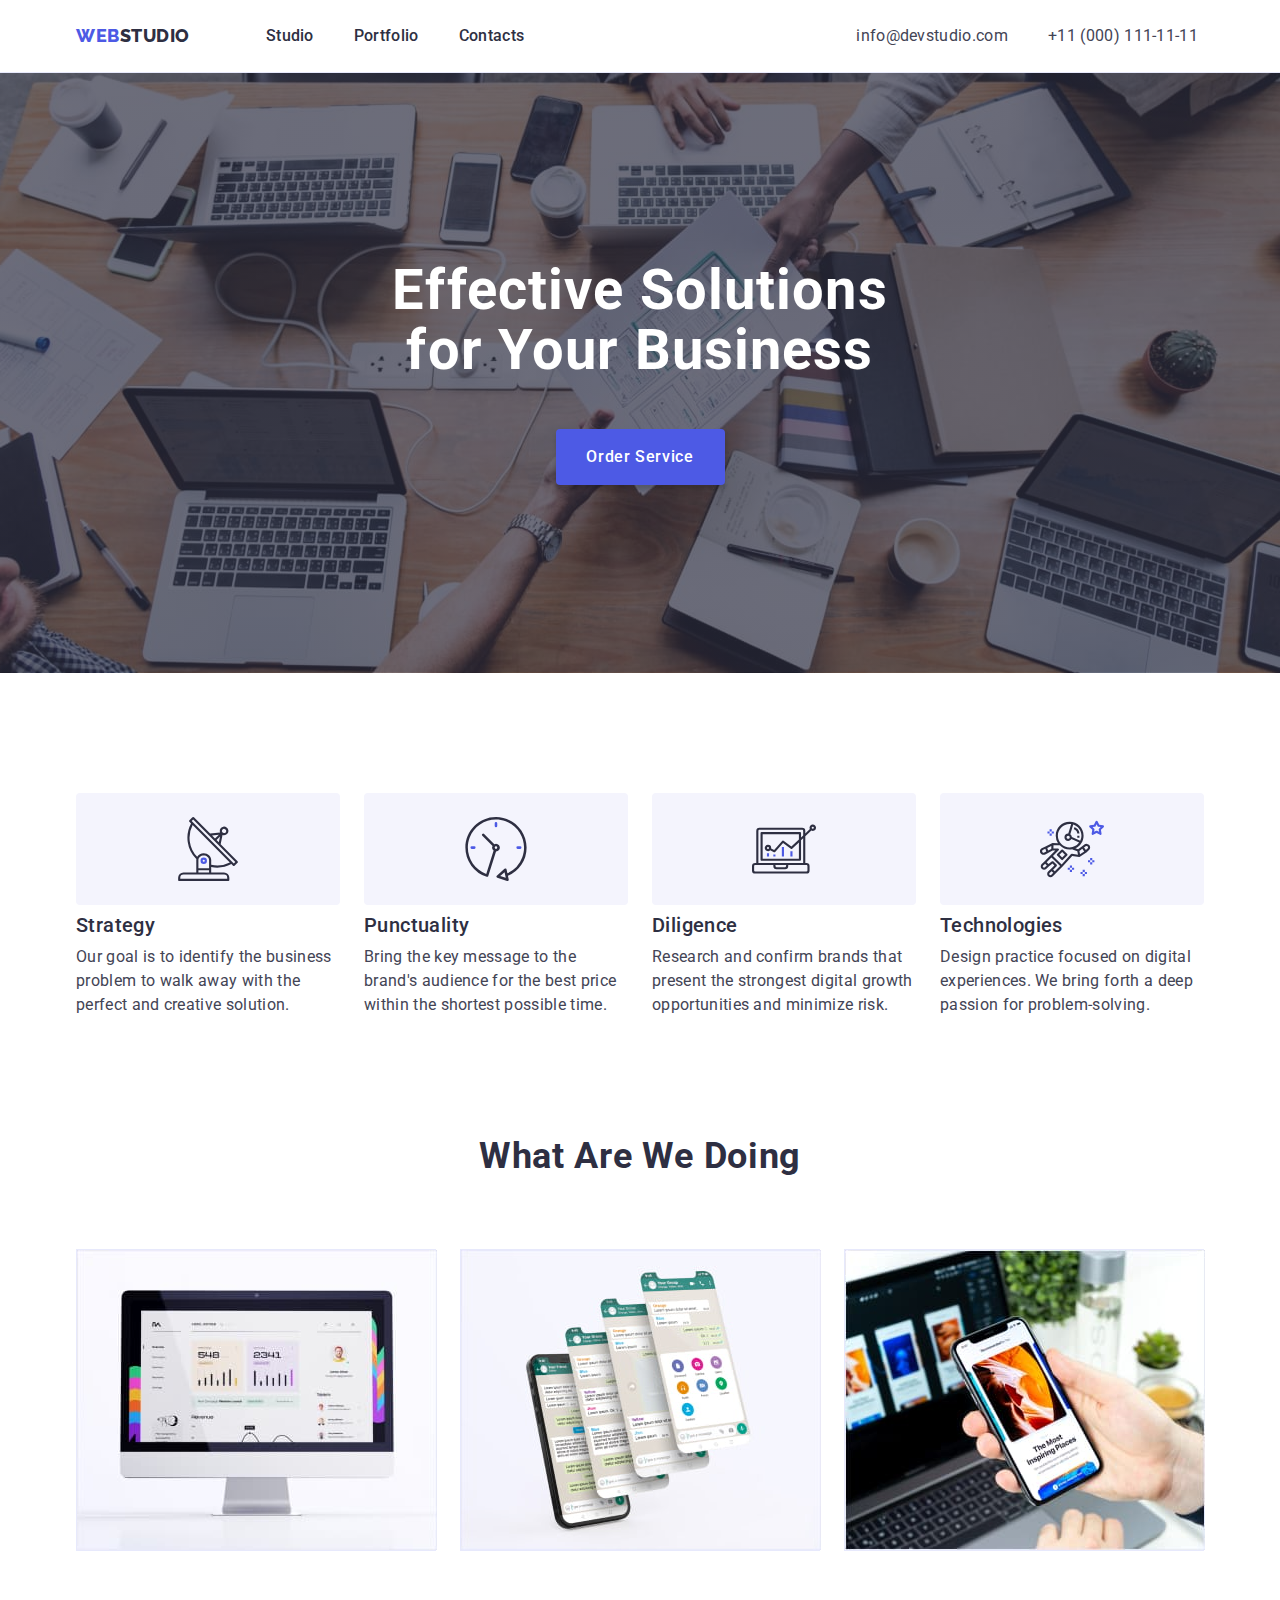
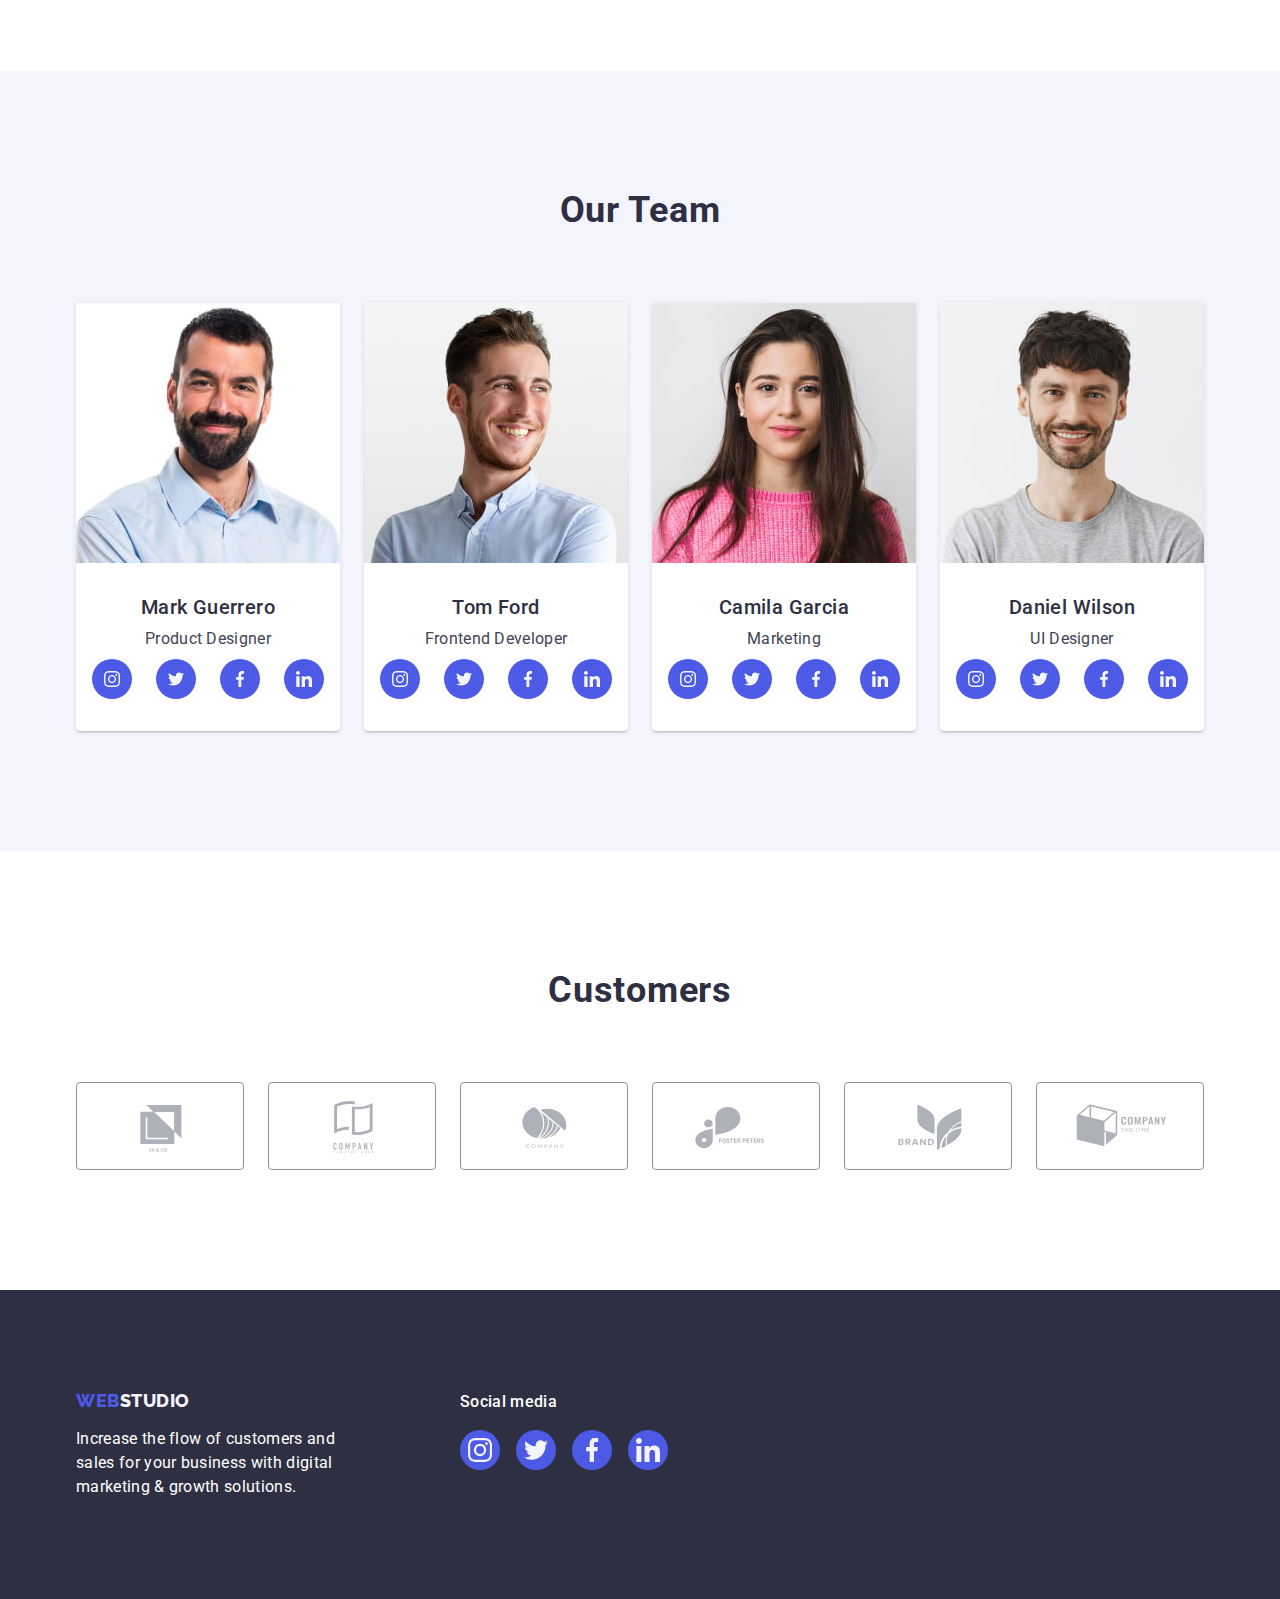
<file: index.html>
<!DOCTYPE html>
<html lang="en">
  <head>
    <meta charset="UTF-8" />
    <meta http-equiv="X-UA-Compatible" content="IE=edge" />
    <meta name="viewport" content="width=device-width, initial-scale=1.0" />

    <link rel="preconnect" href="https://fonts.googleapis.com" />
    <link rel="preconnect" href="https://fonts.gstatic.com" crossorigin />
    <link
      href="https://fonts.googleapis.com/css2?family=Bodoni+Moda&family=Montserrat:wght@400;700&family=Roboto:wght@400;500;700;900&display=swap"
      rel="stylesheet"
    />

    <link rel="preconnect" href="https://fonts.googleapis.com" />
    <link rel="preconnect" href="https://fonts.gstatic.com" crossorigin />
    <link
      href="https://fonts.googleapis.com/css2?family=Bodoni+Moda&family=Montserrat:wght@400;700&family=Raleway:wght@800&family=Roboto:wght@400;500;700;900&display=swap"
      rel="stylesheet"
    />

    <link
      rel="stylesheet"
      href="https://cdn.jsdelivr.net/npm/modern-normalize@1.1.0/modern-normalize.min.css"
    />
    <link rel="stylesheet" href="./css/styles.css" />
    <title>WebStudio</title>
  </head>

  <body>
    <header class="border-bottom">
      <div class="container header-container">
        <nav class="header-nav">
          <a class="logo link" href="./index.html"
            >Web<span class="logo-studio-header">Studio</span></a
          >

          <ul class="list header-lists">
            <li>
              <a class="header-link-text link" href="./index.html">Studio</a>
            </li>
            <li>
              <a class="header-link-text link" href="./portfolio.html"
                >Portfolio</a
              >
            </li>
            <li><a class="header-link-text link" href="">Contacts</a></li>
          </ul>
        </nav>
        <address class="contacts">
          <ul class="list contacts-list">
            <li>
              <a class="header-contacts link" href="mailto:info@devstudio.com"
                >info@devstudio.com</a
              >
            </li>
            <li>
              <a class="header-contacts link" href="tel:+110001111111"
                >+11 (000) 111-11-11</a
              >
            </li>
          </ul>
        </address>
      </div>
    </header>

    <main>
      <section class="banner">
        <div class="container">
          <h1 class="banner-title">Effective Solutions for Your Business</h1>
          <button class="banner-button" type="button">Order Service</button>
        </div>
      </section>

      <section class="section feature-section">
        <div class="container">
          <h2 class="visually-hidden">Features</h2>
          <ul class="list feature-container">
            <li class="feature-list">
              <div class="feature-icon-list">
                <svg class="feature-icon" width="64" height="64">
                  <use href="./images/icon.svg#antenna"></use>
                </svg>
              </div>
              <h3 class="feature-list-title">Strategy</h3>
              <p class="feature-list-desc">
                Our goal is to identify the business problem to walk away with
                the perfect and creative solution.
              </p>
            </li>

            <li class="feature-list">
              <div class="feature-icon-list">
                <svg class="feature-icon" width="64" height="64">
                  <use href="./images/icon.svg#clock"></use>
                </svg>
              </div>
              <h3 class="feature-list-title">Punctuality</h3>
              <p class="feature-list-desc">
                Bring the key message to the brand's audience for the best price
                within the shortest possible time.
              </p>
            </li>

            <li class="feature-list">
              <div class="feature-icon-list">
                <svg class="feature-icon" width="64" height="64">
                  <use href="./images/icon.svg#diagram"></use>
                </svg>
              </div>
              <h3 class="feature-list-title">Diligence</h3>
              <p class="feature-list-desc">
                Research and confirm brands that present the strongest digital
                growth opportunities and minimize risk.
              </p>
            </li>

            <li class="feature-list">
              <div class="feature-icon-list">
                <svg class="feature-icon" width="64" height="64">
                  <use href="./images/icon.svg#astronaut"></use>
                </svg>
              </div>
              <h3 class="feature-list-title">Technologies</h3>
              <p class="feature-list-desc">
                Design practice focused on digital experiences. We bring forth a
                deep passion for problem-solving.
              </p>
            </li>
          </ul>
        </div>
      </section>

      <section class="section">
        <div class="container">
          <h2 class="section-title">What are we doing</h2>
          <ul class="list examples-list">
            <li class="examples-item">
              <img src="./images/example1.jpg" alt="example 1" width="360" />
            </li>
            <li class="examples-item">
              <img src="./images/example2.jpg" alt="example 2" width="360" />
            </li>
            <li class="examples-item">
              <img src="./images/example3.jpg" alt="example 3" width="360" />
            </li>
          </ul>
        </div>
      </section>

      <section class="team-section section">
        <div class="container">
          <h2 class="section-title">Our Team</h2>
          <ul class="list card-container">
            <li class="team-list">
              <img src="./images/mark.jpg" alt="team card 1" width="264" />
              <div class="card-content">
                <h3 class="team-members-names">Mark Guerrero</h3>
                <p class="team-members-position">Product Designer</p>
                <ul class="team-icon-list list">
                  <li class="team-icon-item">
                    <a
                      class="link team-icon-link"
                      href=""
                      target="_blank"
                      rel="noopener noreferrer"
                      aria-label="Facebook icon"
                    >
                      <svg class="team-icon" width="16" height="16">
                        <use href="./images/icon.svg#instagram"></use>
                      </svg>
                    </a>
                  </li>
                  <li class="team-icon-item">
                    <a
                      class="link team-icon-link"
                      href=""
                      target="_blank"
                      rel="noopener noreferrer"
                      aria-label="Facebook icon"
                    >
                      <svg class="team-icon" width="16" height="16">
                        <use href="./images/icon.svg#twitter"></use>
                      </svg>
                    </a>
                  </li>
                  <li class="team-icon-item">
                    <a
                      class="link team-icon-link"
                      href=""
                      target="_blank"
                      rel="noopener noreferrer"
                      aria-label="Facebook icon"
                    >
                      <svg class="team-icon" width="16" height="16">
                        <use href="./images/icon.svg#facebook"></use>
                      </svg>
                    </a>
                  </li>
                  <li class="team-icon-item">
                    <a
                      class="link team-icon-link"
                      href=""
                      target="_blank"
                      rel="noopener noreferrer"
                      aria-label="Facebook icon"
                    >
                      <svg class="team-icon" width="16" height="16">
                        <use href="./images/icon.svg#linkedin"></use>
                      </svg>
                    </a>
                  </li>
                </ul>
              </div>
            </li>
            <li class="team-list">
              <img src="./images/tom.jpg" alt="team card 2" width="264" />
              <div class="card-content">
                <h3 class="team-members-names">Tom Ford</h3>
                <p class="team-members-position">Frontend Developer</p>
                <ul class="team-icon-list list">
                  <li class="team-icon-item">
                    <a
                      class="link team-icon-link"
                      href=""
                      target="_blank"
                      rel="noopener noreferrer"
                      aria-label="Facebook icon"
                    >
                      <svg class="team-icon" width="16" height="16">
                        <use href="./images/icon.svg#instagram"></use>
                      </svg>
                    </a>
                  </li>
                  <li>
                    <a
                      class="link team-icon-link"
                      href=""
                      target="_blank"
                      rel="noopener noreferrer"
                      aria-label="Facebook icon"
                    >
                      <svg class="team-icon" width="16" height="16">
                        <use href="./images/icon.svg#twitter"></use>
                      </svg>
                    </a>
                  </li>
                  <li class="team-icon-item">
                    <a
                      class="link team-icon-link"
                      href=""
                      target="_blank"
                      rel="noopener noreferrer"
                      aria-label="Facebook icon"
                    >
                      <svg class="team-icon" width="16" height="16">
                        <use href="./images/icon.svg#facebook"></use>
                      </svg>
                    </a>
                  </li>
                  <li class="team-icon-item">
                    <a
                      class="link team-icon-link"
                      href=""
                      target="_blank"
                      rel="noopener noreferrer"
                      aria-label="Facebook icon"
                    >
                      <svg class="team-icon" width="16" height="16">
                        <use href="./images/icon.svg#linkedin"></use>
                      </svg>
                    </a>
                  </li>
                </ul>
              </div>
            </li>
            <li class="team-list">
              <img src="./images/camila.jpg" alt="team card 3" width="264" />
              <div class="card-content">
                <h3 class="team-members-names">Camila Garcia</h3>
                <p class="team-members-position">Marketing</p>
                <ul class="team-icon-list list">
                  <li class="team-icon-item">
                    <a
                      class="link team-icon-link"
                      href=""
                      target="_blank"
                      rel="noopener noreferrer"
                      aria-label="Facebook icon"
                    >
                      <svg class="team-icon" width="16" height="16">
                        <use href="./images/icon.svg#instagram"></use>
                      </svg>
                    </a>
                  </li>
                  <li class="team-icon-item">
                    <a
                      class="link team-icon-link"
                      href=""
                      target="_blank"
                      rel="noopener noreferrer"
                      aria-label="Facebook icon"
                    >
                      <svg class="team-icon" width="16" height="16">
                        <use href="./images/icon.svg#twitter"></use>
                      </svg>
                    </a>
                  </li>
                  <li class="team-icon-item">
                    <a
                      class="link team-icon-link"
                      href=""
                      target="_blank"
                      rel="noopener noreferrer"
                      aria-label="Facebook icon"
                    >
                      <svg class="team-icon" width="16" height="16">
                        <use href="./images/icon.svg#facebook"></use>
                      </svg>
                    </a>
                  </li>
                  <li class="team-icon-item">
                    <a
                      class="link team-icon-link"
                      href=""
                      target="_blank"
                      rel="noopener noreferrer"
                      aria-label="Facebook icon"
                    >
                      <svg class="team-icon" width="16" height="16">
                        <use href="./images/icon.svg#linkedin"></use>
                      </svg>
                    </a>
                  </li>
                </ul>
              </div>
            </li>
            <li class="team-list">
              <img src="./images/daniel.jpg" alt="team card 4" width="264" />
              <div class="card-content">
                <h3 class="team-members-names">Daniel Wilson</h3>
                <p class="team-members-position">UI Designer</p>
                <ul class="team-icon-list list">
                  <li class="team-icon-item">
                    <a
                      class="link team-icon-link"
                      href=""
                      target="_blank"
                      rel="noopener noreferrer"
                      aria-label="Facebook icon"
                    >
                      <svg class="team-icon" width="16" height="16">
                        <use href="./images/icon.svg#instagram"></use>
                      </svg>
                    </a>
                  </li>
                  <li class="team-icon-item">
                    <a
                      class="link team-icon-link"
                      href=""
                      target="_blank"
                      rel="noopener noreferrer"
                      aria-label="Facebook icon"
                    >
                      <svg class="team-icon" width="16" height="16">
                        <use href="./images/icon.svg#twitter"></use>
                      </svg>
                    </a>
                  </li>
                  <li class="team-icon-item">
                    <a
                      class="link team-icon-link"
                      href=""
                      target="_blank"
                      rel="noopener noreferrer"
                      aria-label="Facebook icon"
                    >
                      <svg class="team-icon" width="16" height="16">
                        <use href="./images/icon.svg#facebook"></use>
                      </svg>
                    </a>
                  </li>
                  <li class="team-icon-item">
                    <a
                      class="link team-icon-link"
                      href=""
                      target="_blank"
                      rel="noopener noreferrer"
                      aria-label="Facebook icon"
                    >
                      <svg class="team-icon" width="16" height="16">
                        <use href="./images/icon.svg#linkedin"></use>
                      </svg>
                    </a>
                  </li>
                </ul>
              </div>
            </li>
          </ul>
        </div>
      </section>

      <section class="section">
        <div class="container">
          <h2 class="section-title customer-title">Customers</h2>
          <ul class="clients-list list">
            <li class="list clients-item">
              <a href="" class="clients-link link">
                <svg class="clients-icon" width="104" height="56">
                  <use href="./images/icon.svg#client-logo-1"></use>
                </svg>
              </a>
            </li>
            <li class="list clients-item">
              <a href="" class="clients-link link">
                <svg class="clients-icon" width="104" height="56">
                  <use href="./images/icon.svg#client-logo-2"></use>
                </svg>
              </a>
            </li>
            <li class="list clients-item">
              <a href="" class="clients-link link">
                <svg class="clients-icon" width="104" height="56">
                  <use href="./images/icon.svg#client-logo-3"></use>
                </svg>
              </a>
            </li>
            <li class="list clients-item">
              <a href="" class="clients-link link">
                <svg class="clients-icon" width="104" height="56">
                  <use href="./images/icon.svg#client-logo-4"></use>
                </svg>
              </a>
            </li>
            <li class="list clients-item">
              <a href="" class="clients-link link">
                <svg class="clients-icon" width="104" height="56">
                  <use href="./images/icon.svg#client-logo-5"></use>
                </svg>
              </a>
            </li>
            <li class="list clients-item">
              <a href="" class="clients-link link">
                <svg class="clients-icon" width="104" height="56">
                  <use href="./images/icon.svg#client-logo-6"></use>
                </svg>
              </a>
            </li>
          </ul>
        </div>
      </section>
    </main>

    <footer class="footer">
      <div class="container footer-container">
        <div>
          <a class="logo link logo-footer" href="./index.html"
            >Web<span class="logo-studio-footer">Studio</span></a
          >
          <p class="footer-desc">
            Increase the flow of customers and sales for your business with
            digital marketing & growth solutions.
          </p>
        </div>

        <div class="footer-socials-container">
          <p class="footer-socials-title">Social media</p>
          <ul class="list footer-icon-list">
            <li class="footer-icon-item">
              <a class="footer-socials-link link" href="">
                <svg class="footer-icon" width="24" height="24">
                  <use href="./images/icon.svg#instagram"></use>
                </svg>
              </a>
            </li>
            <li class="footer-icon-item">
              <a class="footer-socials-link link" href="">
                <svg class="footer-icon" width="24" height="24">
                  <use href="./images/icon.svg#twitter"></use>
                </svg>
              </a>
            </li>
            <li class="footer-icon-item">
              <a class="footer-socials-link link" href="">
                <svg class="footer-icon" width="24" height="24">
                  <use href="./images/icon.svg#facebook"></use>
                </svg>
              </a>
            </li>
            <li class="footer-icon-item">
              <a class="footer-socials-link link" href="">
                <svg class="footer-icon" width="24" height="24">
                  <use href="./images/icon.svg#linkedin"></use>
                </svg>
              </a>
            </li>
          </ul>
        </div>
      </div>
    </footer>
  </body>
</html>
</file>
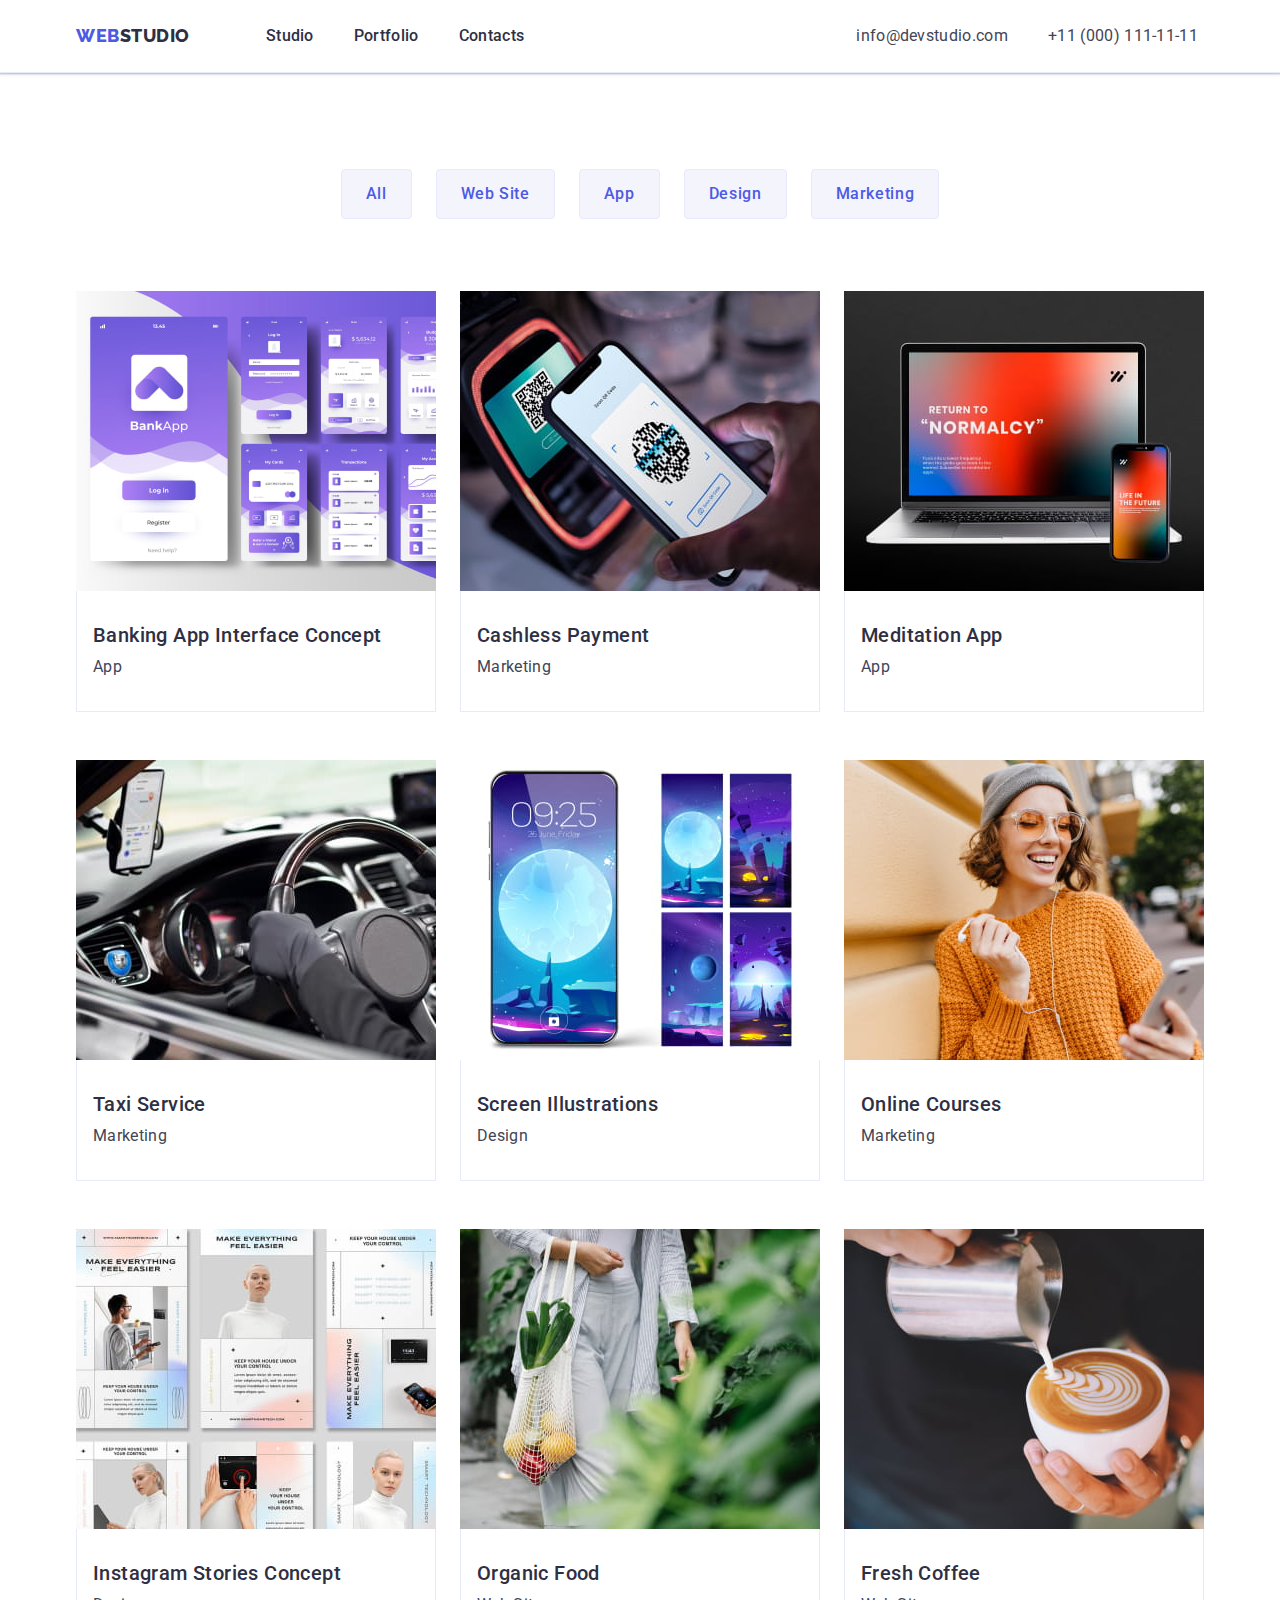
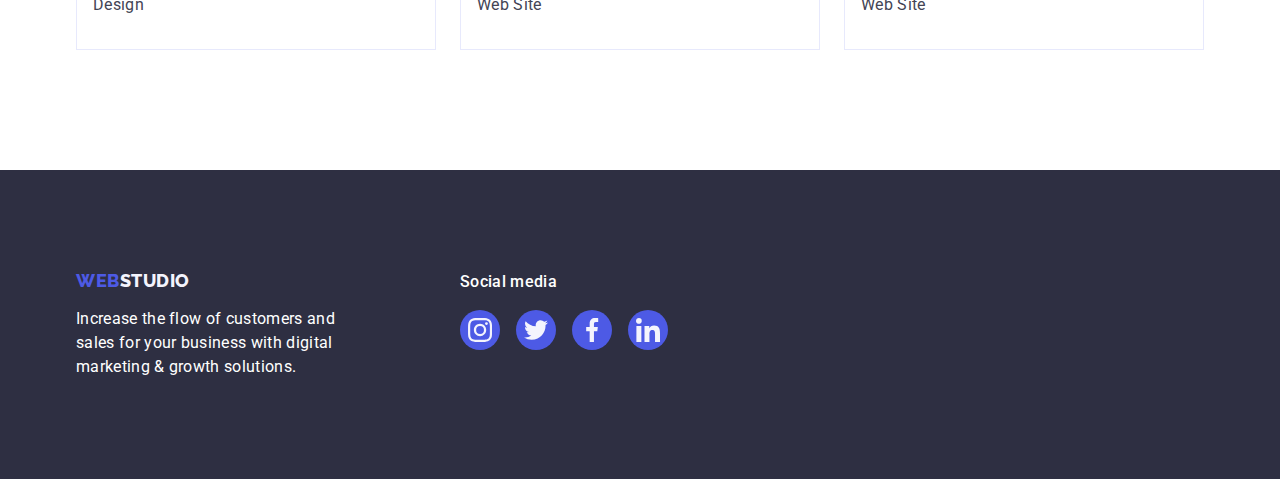
<file: portfolio.html>
<!DOCTYPE html>
<html lang="en">
  <head>
    <meta charset="UTF-8" />
    <meta http-equiv="X-UA-Compatible" content="IE=edge" />
    <meta name="viewport" content="width=device-width, initial-scale=1.0" />

    <link rel="preconnect" href="https://fonts.googleapis.com" />
    <link rel="preconnect" href="https://fonts.gstatic.com" crossorigin />
    <link
      href="https://fonts.googleapis.com/css2?family=Bodoni+Moda&family=Montserrat:wght@400;700&family=Roboto:wght@400;500;700;900&display=swap"
      rel="stylesheet"
    />

    <link rel="preconnect" href="https://fonts.googleapis.com" />
    <link rel="preconnect" href="https://fonts.gstatic.com" crossorigin />
    <link
      href="https://fonts.googleapis.com/css2?family=Bodoni+Moda&family=Montserrat:wght@400;700&family=Raleway:wght@800&family=Roboto:wght@400;500;700;900&display=swap"
      rel="stylesheet"
    />

    <link
      rel="stylesheet"
      href="https://cdn.jsdelivr.net/npm/modern-normalize@1.1.0/modern-normalize.min.css"
    />
    <link rel="stylesheet" href="./css/styles.css" />
    <title>Portfolio</title>
  </head>
  <body>
    <header class="border-bottom">
      <div class="container header-container">
        <nav class="header-nav">
          <a class="logo link" href="./index.html"
            >Web<span class="logo-studio-header">Studio</span></a
          >

          <ul class="list header-lists">
            <li>
              <a class="header-link-text link" href="./index.html">Studio</a>
            </li>
            <li>
              <a class="header-link-text link" href="./portfolio.html"
                >Portfolio</a
              >
            </li>
            <li><a class="header-link-text link" href="">Contacts</a></li>
          </ul>

          
        </nav>
        <address class="contacts">
          <ul class="list contacts-list">
            <li>
              <a class="header-contacts link" href="mailto:info@devstudio.com"
                >info@devstudio.com</a
              >
            </li>
            <li>
              <a class="header-contacts link" href="tel:+110001111111"
                >+11 (000) 111-11-11</a
              >
            </li>
          </ul>
        </address>
      </div>
    </header>

    <main>
      <section class="portfolio-section">
        <div class="container">
          <h1 class="visually-hidden">Filter</h1>
          <ul class="list filter-container">
            <li>
              <button class="filter-buttons" type="button">All</button>
            </li>
            <li>
              <button class="filter-buttons" type="button">
                Web Site
              </button>
            </li>
            <li>
              <button class="filter-buttons" type="button">
                App
              </button>
            </li>
            <li>
              <button class="filter-buttons" type="button">
                Design
              </button>
            </li>
            <li>
              <button class="filter-buttons" type="button">
                Marketing
              </button>
            </li>
          </ul>

          <ul class="list card-set">
            <li class="card-item">
              <a class="link card-projects-link" href="">
                <img
                  src="./images/portfolio/img-1.jpg"
                  alt="example 1"
                  width="360"
                />
                <div class="card-projects-content">
                  <h2 class="project-title">Banking App Interface Concept</h2>
                  <p class="project-type">App</p>
                </div>
              </a>
            </li>
            <li class="card-item">
              <a class="link card-projects-link" href="">
                <img
                  src="./images/portfolio/img-2.jpg"
                  alt="example 1"
                  width="360"
                />
                <div class="card-projects-content">
                  <h2 class="project-title">Cashless Payment</h2>
                  <p class="project-type">Marketing</p>
                </div>
              </a>
            </li>
            <li class="card-item">
              <a class="link card-projects-link" href="">
                <img
                  src="./images/portfolio/img-3.jpg"
                  alt="example 1"
                  width="360"
                />
                <div class="card-projects-content">
                  <h2 class="project-title">Meditation App</h2>
                  <p class="project-type">App</p>
                </div>
              </a>
            </li>
            <li class="card-item">
              <a class="link card-projects-link" href="">
                <img
                  src="./images/portfolio/img-4.jpg"
                  alt="example 1"
                  width="360"
                />
                <div class="card-projects-content">
                  <h2 class="project-title">Taxi Service</h2>
                  <p class="project-type">Marketing</p>
                </div>
              </a>
            </li>
            <li class="card-item">
              <a class="link card-projects-link" href="">
                <img
                  src="./images/portfolio/img-5.jpg"
                  alt="example 1"
                  width="360"
                />
                <div class="card-projects-content">
                  <h2 class="project-title">Screen Illustrations</h2>
                  <p class="project-type">Design</p>
                </div>
                </a>
            </li>
            <li class="card-item">
              <a class="link card-projects-link" href="">
                <img
                  src="./images/portfolio/img-6.jpg"
                  alt="example 1"
                  width="360"
                />
                <div class="card-projects-content">
                  <h2 class="project-title">Online Courses</h2>
                  <p class="project-type">Marketing</p>
                </div>
              </a>
            </li>
            <li class="card-item">
              <a class="link card-projects-link" href="">
                <img
                  src="./images/portfolio/img-7.jpg"
                  alt="example 1"
                  width="360"
                />
                <div class="card-projects-content">
                  <h2 class="project-title">Instagram Stories Concept</h2>
                  <p class="project-type">Design</p>
                </div>
                </a>
            </li>
            <li class="card-item">
              <a class="link card-projects-link" href="">
                <img
                  src="./images/portfolio/img-8.jpg"
                  alt="example 1"
                  width="360"
                />
                <div class="card-projects-content">
                  <h2 class="project-title">Organic Food</h2>
                  <p class="project-type">Web Site</p>
                </div>
              </a>
            </li>
            <li class="card-item">
              <a class="link card-projects-link" href="">
                <img
                  src="./images/portfolio/img-9.jpg"
                  alt="example 1"
                  width="360"
                />
                <div class="card-projects-content">
                  <h2 class="project-title">Fresh Coffee</h2>
                  <p class="project-type">Web Site</p>
                </div>
              </a>
            </li>
          </ul>
        </div>
      </section>
    </main>

    <footer class="footer">
      <div class="container footer-container">
        <div>
          <a class="logo link logo-footer" href="./index.html"
            >Web<span class="logo-studio-footer">Studio</span></a
          >
          <p class="footer-desc">
            Increase the flow of customers and sales for your business with
            digital marketing & growth solutions.
          </p>
        </div>

        <div class="footer-socials-container">
          <p class="footer-socials-title">Social media</p>
          <ul class="list footer-icon-list">
            <li class="footer-icon-item">
              <a class="footer-socials-link link" href="">
                <svg class="footer-icon" width="24" height="24">
                  <use href="./images/icon.svg#instagram"></use>
                </svg>
              </a>
            </li>
            <li class="footer-icon-item">
              <a class="footer-socials-link link" href="">
                <svg class="footer-icon" width="24" height="24">
                  <use href="./images/icon.svg#twitter"></use>
                </svg>
              </a>
            </li>
            <li class="footer-icon-item">
              <a class="footer-socials-link link" href="">
                <svg class="footer-icon" width="24" height="24">
                  <use href="./images/icon.svg#facebook"></use>
                </svg>
              </a>
            </li>
            <li class="footer-icon-item">
              <a class="footer-socials-link link" href="">
                <svg class="footer-icon" width="24" height="24">
                  <use href="./images/icon.svg#linkedin"></use>
                </svg>
              </a>
            </li>
          </ul>
        </div>
      </div>
    </footer>
  </body>
</html>
</file>
<file: css/styles.css>
:root {
  --iris: #4d5ae5;
  --ocean: #404bbf;
  --navy-blue: #2e2f42;
  --green: #31d0aa;
  --slate: #434455;
  --light-slate: #8e8f99;
  --cornflower: #e7e9fc;
  --cloud: #f4f4fd;
  --navy-blue-modal: #2e2f42;
  --grey: #2e2f42;
  --white: #ffffff;
  --dairy: #fcfcfc;
}

body {
  font-family: "Roboto", sans-serif;
  color: var(--slate);
  background: var(--white);
}

.visually-hidden {
  position: absolute;
  width: 1px;
  height: 1px;
  margin: -1px;
  border: 0;
  padding: 0;
  white-space: nowrap;
  clip-path: inset(100%);
  clip: rect(0 0 0 0);
  overflow: hidden;
}

.container {
  width: 1158px;
  margin-left: auto;
  margin-right: auto;
  padding-right: 15px;
  padding-left: 15px;

  /* outline: 2px solid red; */
  outline-offset: -2px;
}

.section {
  padding-top: 120px;
  padding-bottom: 120px;
}

/**
  |============================
  | RESET START
  |============================
*/
h1,
h2,
h3,
h4,
h5,
h5,
p {
  margin: 0;
}

img {
  display: block;
}
.link {
  color: currentColor;
  text-decoration: none;
}

.list {
  list-style: none;
  padding: 0;
  margin: 0;
}
button {
  font-family: inherit;
  color: currentColor;
  cursor: pointer;
}

/**
  |============================
  | RESET END
  |============================
*/

/**
  |============================
  | HEADER
  |============================
*/
.header-container {
  display: flex;
  align-items: center;
}
.border-bottom {
  border-bottom: 1px solid var(--cornflower);
  box-shadow: 0px 2px 1px rgba(46, 47, 66, 0.08),
    0px 1px 1px rgba(46, 47, 66, 0.16), 0px 1px 6px rgba(46, 47, 66, 0.08);
}

.header-nav {
  display: flex;
  align-items: center;
}

.logo {
  font-family: "Raleway", sans-serif;
  font-weight: 800;
  font-size: 18px;
  line-height: 1.17;
  letter-spacing: 0.03em;
  text-transform: uppercase;
  color: var(--iris);

  margin-right: 76px;
}

.logo-studio-header {
  color: var(--navy-blue-modal);
}

.logo-studio-footer {
  color: var(--cloud);
}

.header-link-text:hover,
.header-link-text:focus,
.header-contacts:hover,
.header-contacts:focus {
  color: var(--ocean);
}

.header-link-text {
  font-weight: 500;
  font-size: 16px;
  line-height: 1.5;
  letter-spacing: 0.02em;
  color: var(--navy-blue-modal);

  display: block;
  padding: 24px 0;
}

.header-lists {
  display: flex;
  gap: 40px;
}

.contacts {
  font-style: normal;
  margin-left: 332px;
}

.contacts-list {
  display: flex;
  gap: 40px;
  /* margin-left: auto; */
}

.header-contacts {
  color: inherit;
  font-size: 16px;
  line-height: 1.5;
  letter-spacing: 0.02em;
}

/**
  |============================
  | BANNER
  |============================
*/
.banner {
  background-color: var(--navy-blue-modal);
  padding-top: 188px;
  padding-bottom: 188px;
  margin-left: auto;
  margin-right: auto;
  max-width: 1440px;

  background-image: linear-gradient(
      rgba(46, 47, 66, 0.7),
      rgba(46, 47, 66, 0.7)
    ),
    url(../images/bg-image/people-office.jpg);
  background-position: center;
  background-size: cover;
  background-repeat: no-repeat;
  /* text-align: center; */
}

.banner-title {
  font-weight: 700;
  font-size: 56px;
  line-height: 1.07;
  text-align: center;
  letter-spacing: 0.02em;
  color: var(--white);

  max-width: 496px;
  margin-left: auto;
  margin-right: auto;
  margin-bottom: 48px;
}

.banner-button {
  background-color: var(--iris);

  font-family: "Roboto", sans-serif;
  color: var(--white);
  font-weight: 500;
  font-size: 16px;
  line-height: 1.5;
  letter-spacing: 0.04em;

  display: block;
  margin-right: auto;
  margin-left: auto;
  min-width: 169px;
  min-height: 56px;
  border: none;
  box-shadow: 0px 4px 4px rgba(0, 0, 0, 0.15);
  border-radius: 4px;
}

.banner-button:hover,
.banner-button:focus {
  background-color: var(--ocean);
}

/**
  |============================
  | FEATURES
  |============================
*/
.feature-section {
  padding-bottom: 0;
}
.feature-container {
  display: flex;
  gap: 24px;
}

.feature-icon-list {
  display: flex;
  align-items: center;
  justify-content: center;

  background-color: var(--cloud);

  height: 112px;
  border-radius: 4px;
  margin-bottom: 8px;
}

.feature-icon {
}

.feature-list-title {
  font-weight: 500;
  font-size: 20px;
  line-height: 1.2;
  letter-spacing: 0.02em;
  color: var(--navy-blue-modal);
  margin-bottom: 8px;
}

.feature-list-desc {
  font-size: 16px;
  line-height: 1.5;
  letter-spacing: 0.02em;
}

.feature-list {
  width: 264px;
}

/**
  |============================
  | EXAMPLES
  |============================
*/
.examples-list {
  display: flex;
  gap: 24px;
}

.examples-item {
  border: 1px solid var(--cornflower);
  width: calc((100% - 48px) / 3);
}

/**
  |============================
  | TEAM
  |============================
*/

.section-title {
  font-weight: 700;
  font-size: 36px;
  line-height: 1.11;
  text-align: center;
  letter-spacing: 0.02em;
  text-transform: capitalize;
  color: var(--navy-blue-modal);

  margin-bottom: 72px;
}

.team-section {
  background-color: var(--cloud);
}

.card-container {
  display: flex;
  gap: 24px;
}

.card-content {
  padding: 32px 0;
}

.team-list {
  background-color: var(--white);
  box-shadow: 0px 1px 6px rgba(46, 47, 66, 0.08),
    0px 1px 1px rgba(46, 47, 66, 0.16), 0px 2px 1px rgba(46, 47, 66, 0.08);
  border-radius: 0px 0px 4px 4px;
}

.team-members-names {
  font-weight: 500;
  font-size: 20px;
  line-height: 1.2;
  text-align: center;
  letter-spacing: 0.02em;
  color: var(--navy-blue-modal);

  margin-bottom: 8px;
}

.team-members-position {
  font-size: 16px;
  line-height: 1.5;
  text-align: center;
  letter-spacing: 0.02em;
}

.team-icon-list {
  display: flex;
  justify-content: center;
  gap: 24px;

  margin-top: 8px;
}

.team-icon-link {
  display: flex;
  justify-content: center;
  align-items: center;

  width: 40px;
  height: 40px;
  border-radius: 50%;
  color: var(--cloud);
  background-color: var(--iris);
}

.team-icon {
  fill: currentColor;
}

.team-icon-link:hover,
.team-icon-link:focus {
  background-color: var(--ocean);
}
/**
  |============================
  | CLIENTS
  |============================
*/
.clients-list {
  display: flex;
  align-items: center;
  gap: 24px;
}

.customer-title {
  line-height: 1.1;
}

.clients-link {
  display: flex;
  align-items: center;
  justify-content: center;

  /* color: var(--light-slate); */
  color: #afb1b8;

  width: 168px;
  height: 88px;
  border: 1px solid var(--light-slate);
  border-radius: 4px;
}

.clients-link:hover,
.clients-link:focus {
  color: var(--ocean);
  border-color: var(--ocean);
}

.clients-icon {
  fill: currentColor;
}

/**
  |============================
  | FOOTER
  |============================
*/
.footer {
  background-color: var(--navy-blue-modal);

  padding-top: 100px;
  padding-bottom: 100px;
}

.footer-container {
  display: flex;
  align-items: baseline;
  gap: 120px;
}

.logo-footer {
  display: inline-block;
  margin-bottom: 16px;
  margin-right: 0;
}

.footer-desc {
  font-size: 16px;
  line-height: 1.5;
  letter-spacing: 0.02em;
  color: var(--white);

  width: 264px;
}

.footer-socials-title {
  font-weight: 500;
  font-size: 16px;
  line-height: 1.5;
  letter-spacing: 0.02em;

  margin-bottom: 16px;

  color: var(--white);
}

.footer-icon-list {
  display: flex;
  align-items: center;
  justify-content: center;
  gap: 16px;
}

.footer-socials-link {
  display: flex;
  justify-content: center;
  align-items: center;

  width: 40px;
  height: 40px;
  border-radius: 50%;
  background-color: var(--iris);
}

.footer-socials-link:hover,
.footer-socials-link:focus {
  background-color: var(--green);
}

.footer-icon {
  fill: #f4f4fd;
}
/*
  |============================
  | PORTFOLIO
  |============================
*/

.portfolio-section {
  padding-top: 96px;
  padding-bottom: 120px;
}

/**
  |============================
  | FILTER
  |============================
*/
.filter-container {
  display: flex;
  justify-content: center;
  gap: 24px;

  margin-left: auto;
  margin-right: auto;
  margin-bottom: 72px;
}

.filter-buttons {
  background-color: var(--cloud);

  font-family: "Roboto", sans-serif;
  font-weight: 500;
  font-size: 16px;
  line-height: 1.5;
  text-align: center;
  letter-spacing: 0.04em;
  color: var(--iris);
  border: 1px solid var(--cornflower);
  border-radius: 4px;

  padding: 12px 24px;
}

.filter-buttons:hover,
.filter-buttons:focus {
  background-color: var(--ocean);
  color: var(--white);
  border: 1px solid transparent;
  box-shadow: 0px 3px 1px rgba(0, 0, 0, 0.1), 0px 2px 1px rgba(0, 0, 0, 0.08),
    0px 2px 2px rgba(0, 0, 0, 0.12);
}

/**
  |============================
  | PROJECTS
  |============================
*/
.card-set {
  display: flex;
  flex-wrap: wrap;
  column-gap: 24px;
  row-gap: 48px;
}

.card-item {
  flex-basis: calc((100% - 2 * 24) / 3);
}

.card-projects-content {
  padding: 32px 16px;
  border-bottom: 1px solid var(--cornflower);
  border-left: 1px solid var(--cornflower);
  border-right: 1px solid var(--cornflower);
}
.card-projects-link {
  display: block;
}

.card-projects-link:hover,
.card-projects-link:focus {
  box-shadow: 0px 1px 6px rgba(46, 47, 66, 0.08),
    0px 1px 1px rgba(46, 47, 66, 0.16), 0px 2px 1px rgba(46, 47, 66, 0.08);
}

.project-title {
  font-weight: 500;
  font-size: 20px;
  line-height: 1.2;
  letter-spacing: 0.02em;
  color: var(--navy-blue-modal);
  margin-bottom: 8px;
}

.project-type {
  font-size: 16px;
  line-height: 1.5;
  letter-spacing: 0.02em;
  color: var(--slate);
}
</file>
